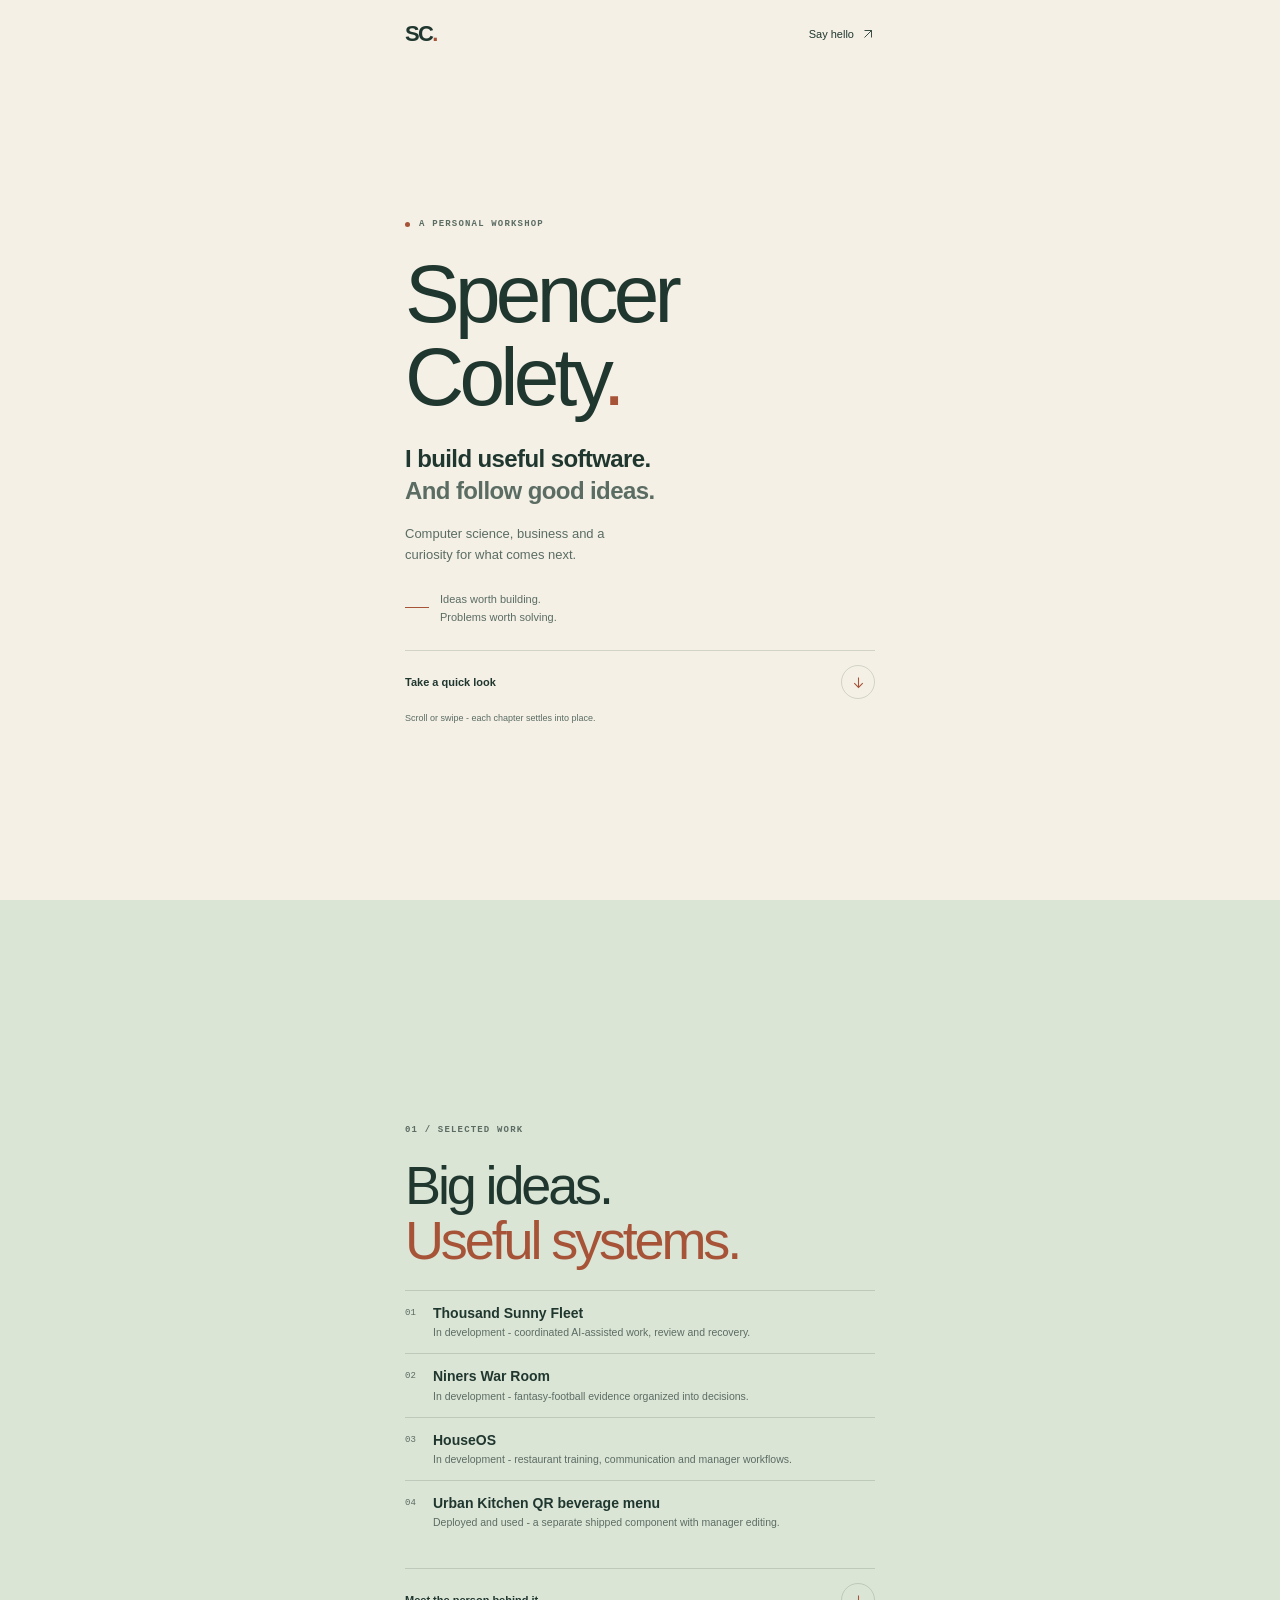
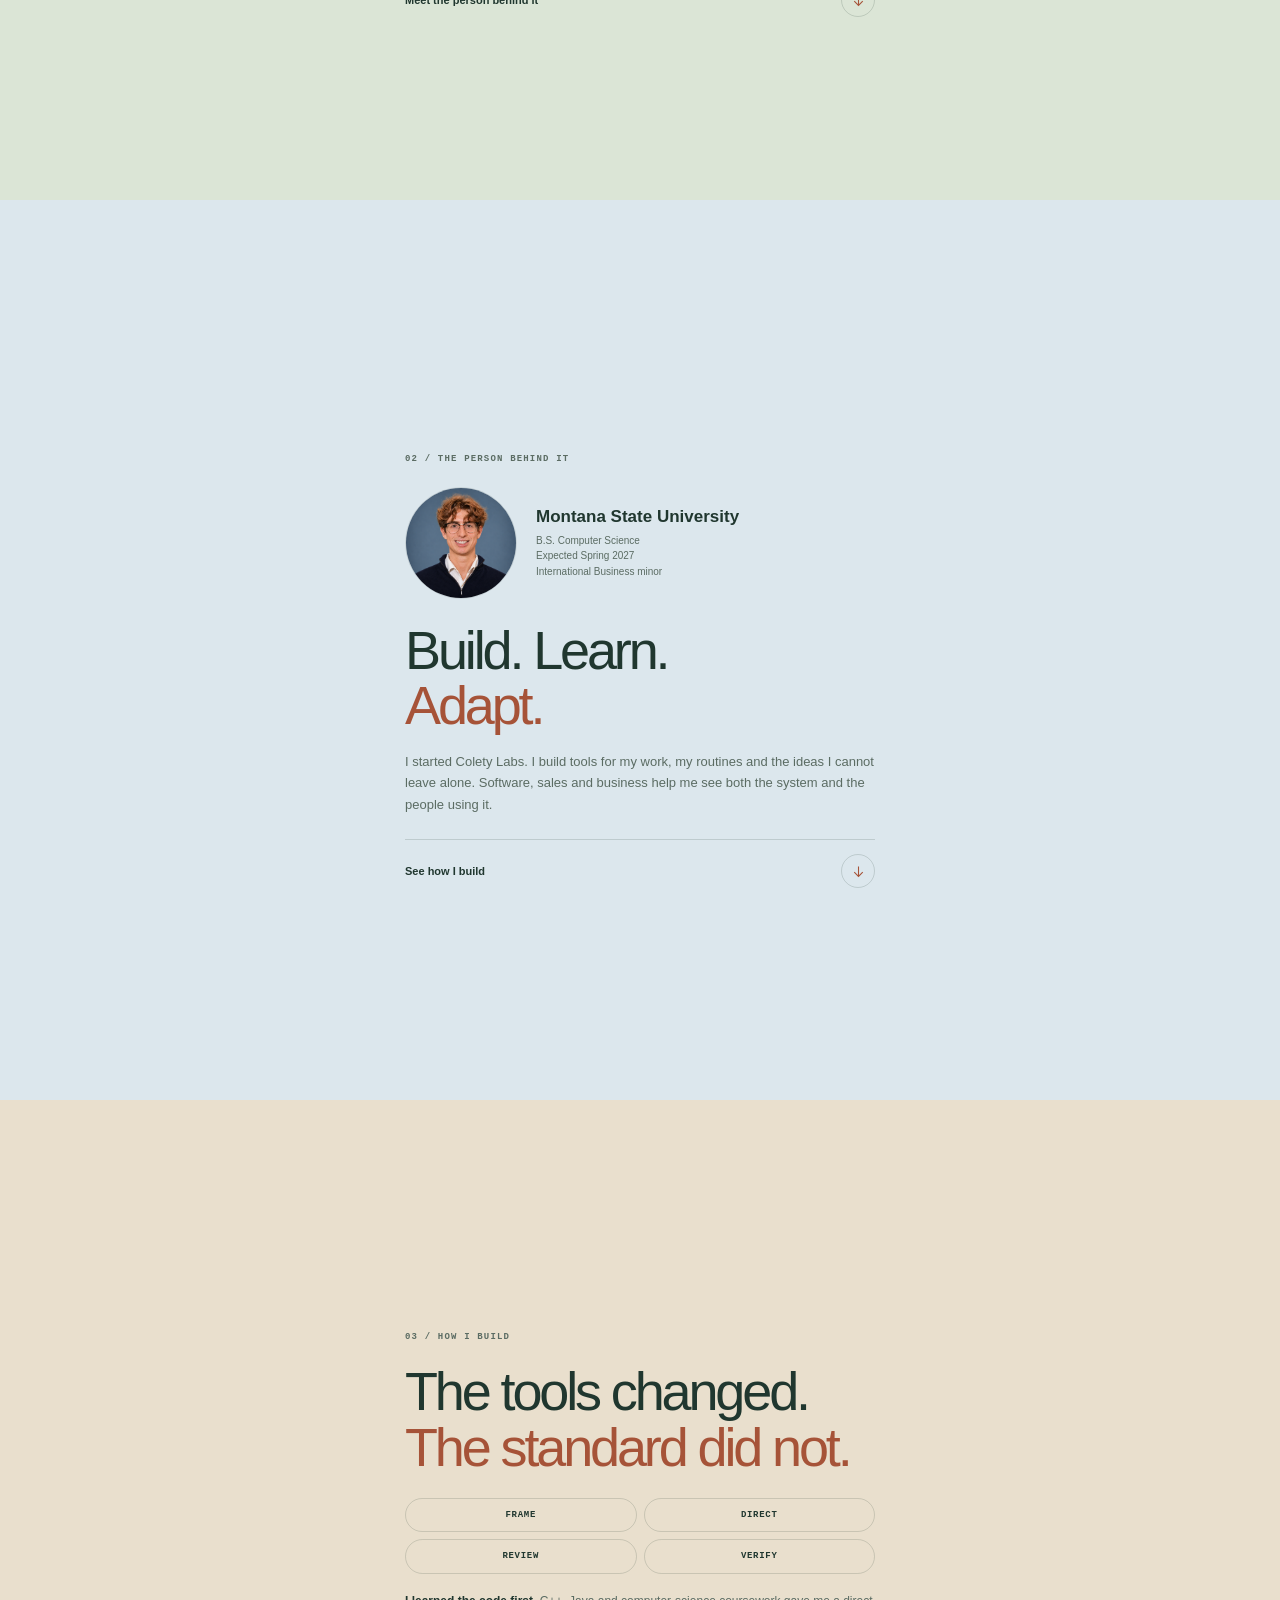
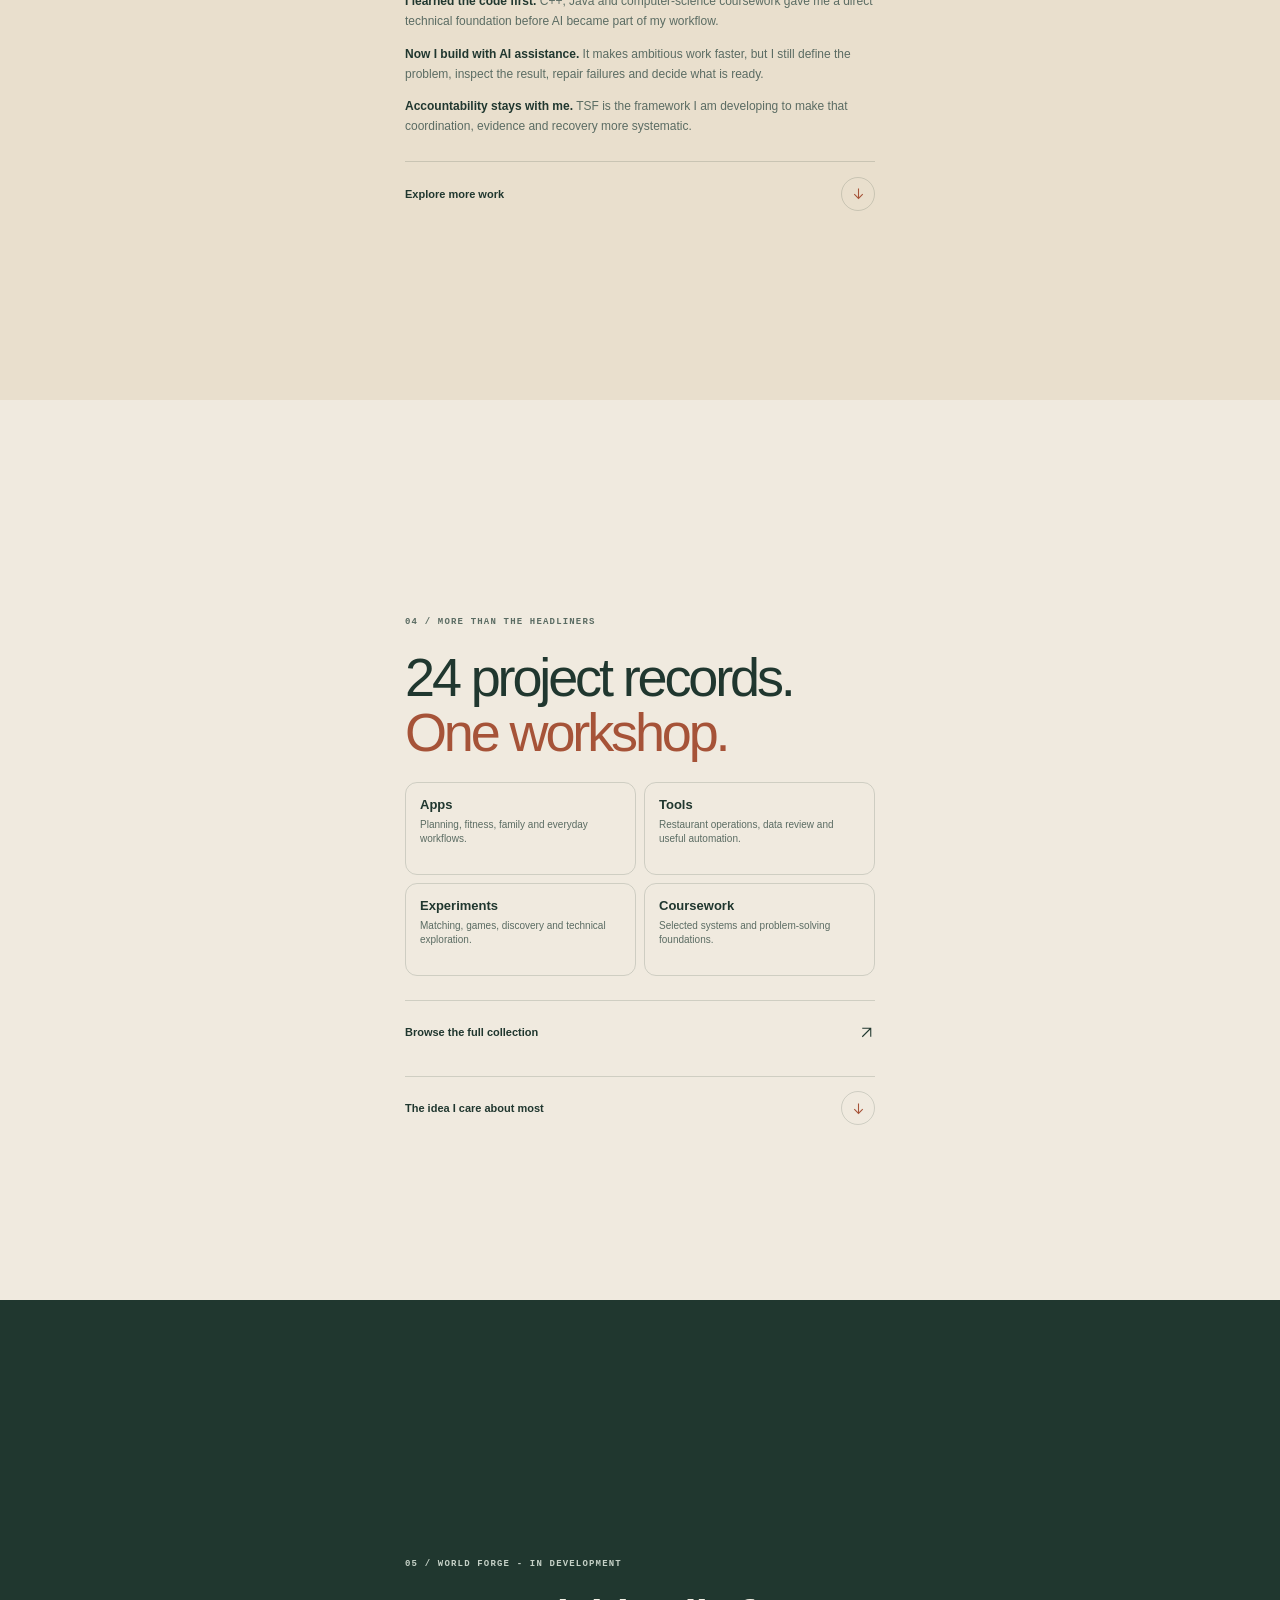
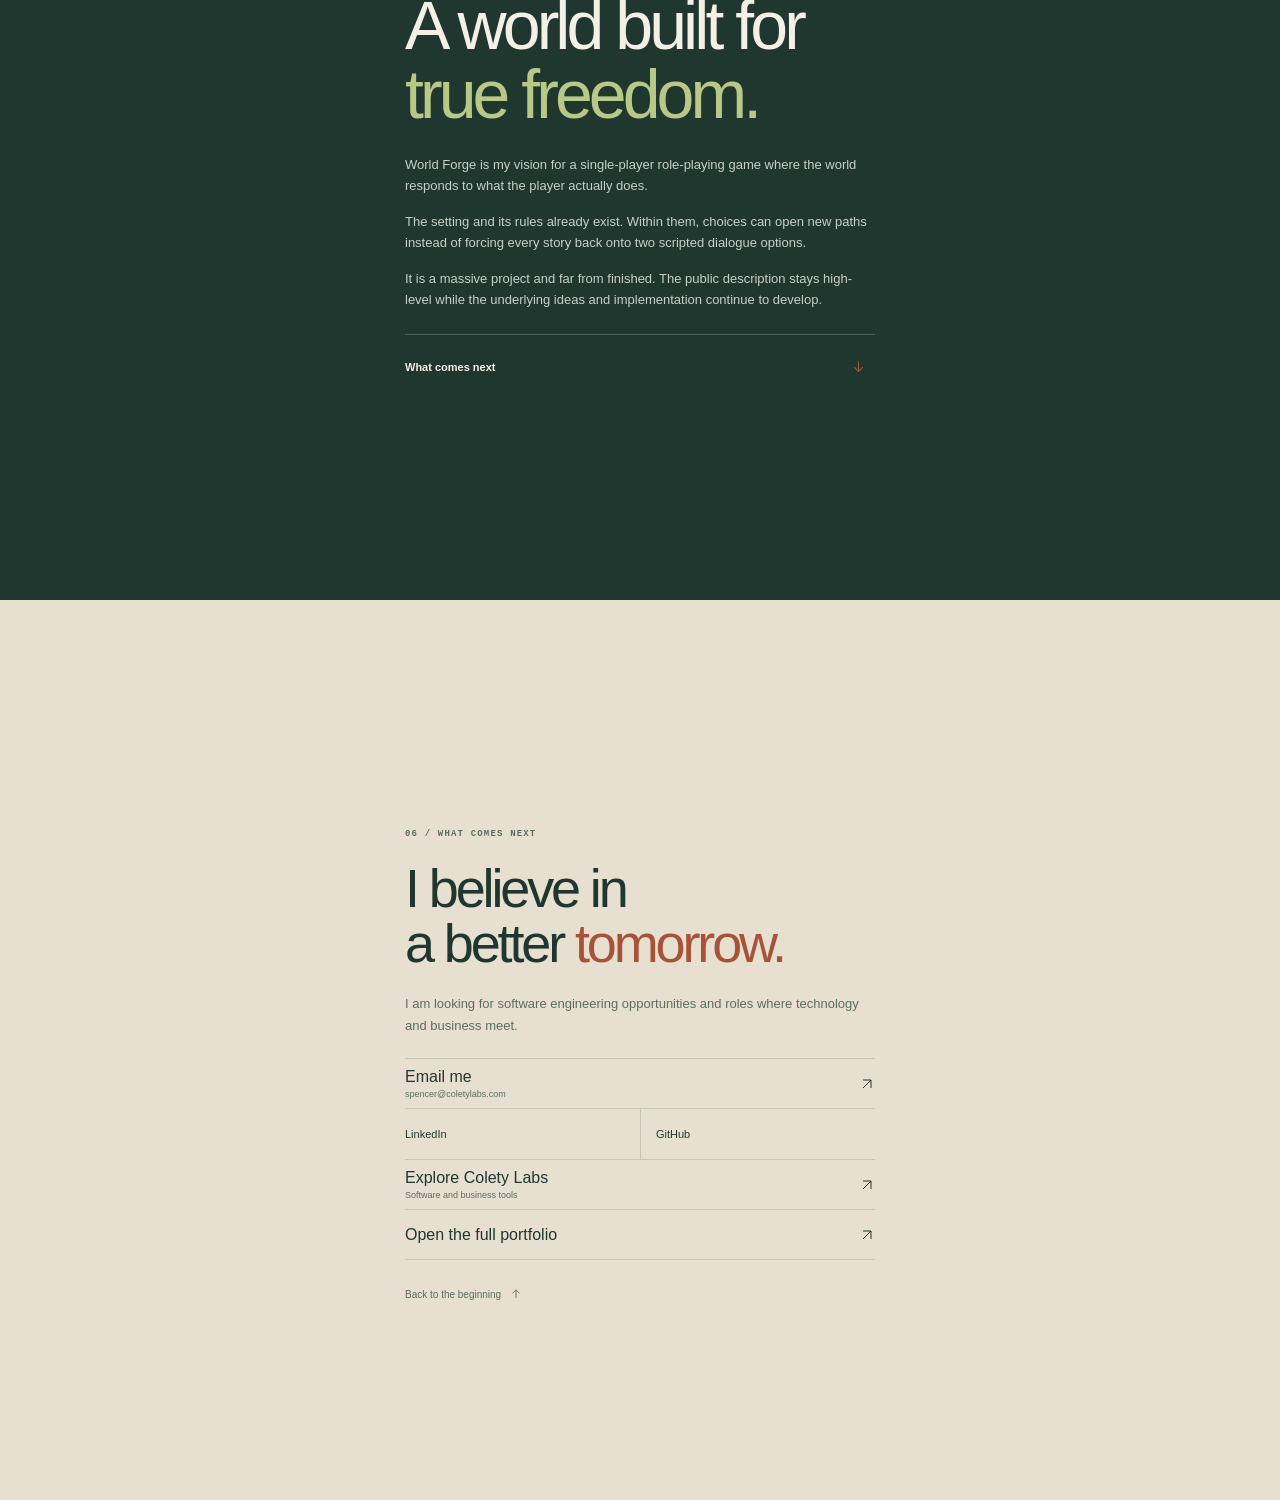
<file: card/index.html>
<!doctype html>
<html lang="en">
<head>
  <meta charset="utf-8">
  <meta name="viewport" content="width=device-width,initial-scale=1,viewport-fit=cover">
  <meta name="robots" content="noindex,nofollow">
  <meta name="description" content="Meet Spencer Colety through seven quick chapters about his software, projects and direction.">
  <meta name="theme-color" content="#f4f0e6">
  <link rel="canonical" href="https://spencercolety.com/card/"><link rel="icon" type="image/png" href="/assets/spencer-colety-sc-favicon-paper.png"><link rel="apple-touch-icon" href="/assets/spencer-colety-sc-favicon-paper.png">
  <title>Spencer Colety | A quick introduction</title>
  <style>
    :root{color-scheme:light;--paper:#f4f0e6;--ink:#20372f;--muted:#5b6c63;--rust:#a65338;--blue:#dce7ed;--green:#dbe5d6;--sand:#e9dfcd;--line:#20372f29;--gutter:clamp(24px,7vw,38px);font-family:Arial,Helvetica,sans-serif;background:var(--paper);color:var(--ink);scroll-behavior:smooth;scroll-snap-type:y mandatory}
    *{box-sizing:border-box}body{margin:0}a{color:inherit;text-decoration:none}a,button{-webkit-tap-highlight-color:transparent}a:focus-visible{outline:2px solid var(--rust);outline-offset:5px}h1,h2,p{margin:0}h1,h2{font-weight:500;letter-spacing:-.058em;line-height:1.02}p{line-height:1.65}.skip-link{position:fixed;top:-100px;left:16px;z-index:20;padding:11px 14px;background:var(--ink);color:var(--paper)}.skip-link:focus{top:12px}
    .site-header{position:fixed;inset:0 0 auto;z-index:10;display:flex;align-items:center;justify-content:space-between;padding:max(12px,env(safe-area-inset-top)) var(--gutter) 8px;pointer-events:none}.site-header a{display:flex;align-items:center;min-height:44px;pointer-events:auto}.wordmark{font-size:22px;font-weight:700;letter-spacing:-.075em}.wordmark span{color:var(--rust)}.header-contact{gap:7px;font-size:11px}.header-contact svg{width:14px;height:14px}
    .panel{display:flex;align-items:center;min-height:100vh;min-height:100svh;padding:calc(84px + env(safe-area-inset-top)) var(--gutter) calc(42px + env(safe-area-inset-bottom));scroll-snap-align:start;scroll-snap-stop:always}.panel-inner{width:100%;max-width:470px;margin:auto}.eyebrow{display:flex;align-items:center;gap:9px;margin-bottom:20px;color:var(--muted);font:600 9px/1.5 ui-monospace,monospace;letter-spacing:.13em;text-transform:uppercase}.tiny-dot{width:5px;height:5px;border-radius:50%;background:var(--rust)}.accent{color:var(--rust)}h1{font-size:clamp(58px,17vw,82px)}h2{font-size:clamp(38px,11vw,54px)}
    .hero-statement{margin-top:24px;font-size:clamp(18px,5.2vw,24px);font-weight:600;line-height:1.35;letter-spacing:-.025em}.hero-statement span{color:var(--muted)}.intro-copy{max-width:32ch;margin-top:15px;color:var(--muted);font-size:13px}.hero-note{display:flex;align-items:center;gap:11px;margin-top:24px;color:var(--muted);font-size:11px}.note-line{width:24px;border-top:1px solid var(--rust)}.next-link,.text-link{display:flex;align-items:center;justify-content:space-between;gap:16px;min-height:52px;margin-top:24px;padding-top:12px;border-top:1px solid var(--line);font-size:11px;font-weight:700}.arrow-circle{display:grid;place-items:center;width:34px;height:34px;flex:0 0 auto;border:1px solid var(--line);border-radius:50%;color:var(--rust)}.arrow-circle svg,.text-link svg{width:17px;height:17px}.gesture-note{margin-top:9px;color:var(--muted);font-size:9px}
    .work{background:var(--green)}.project-list{margin-top:22px}.project{display:grid;grid-template-columns:18px minmax(0,1fr);gap:10px;padding:13px 0;border-top:1px solid var(--line)}.project-number{padding-top:3px;color:var(--muted);font:9px/1.4 ui-monospace,monospace}.project strong{display:block;font-size:14px;line-height:1.3}.project small{display:block;margin-top:3px;color:var(--muted);font-size:10.5px;line-height:1.45}
    .person{background:var(--blue)}.portrait-row{display:grid;grid-template-columns:112px minmax(0,1fr);gap:19px;align-items:center;margin-bottom:24px}.portrait-row img{width:112px;height:112px;aspect-ratio:1;border-radius:50%;object-fit:cover;object-position:50% 38%;border:1px solid #20372f1f}.portrait-row strong{display:block;font-size:17px;line-height:1.25}.portrait-row span{display:block;margin-top:6px;color:var(--muted);font-size:10px;line-height:1.55}.person-copy{margin-top:18px;color:var(--muted);font-size:13px}
    .build{background:var(--sand)}.build-flow{display:grid;grid-template-columns:repeat(2,1fr);gap:7px;margin:23px 0 18px}.build-flow span{padding:11px 7px;border:1px solid var(--line);border-radius:24px;text-align:center;font:700 9px/1.2 ui-monospace,monospace;letter-spacing:.08em;text-transform:uppercase}.build-copy{display:grid;gap:13px;color:var(--muted);font-size:12px}.build-copy strong{color:var(--ink)}
    .more{background:#f0eadf}.category-grid{display:grid;grid-template-columns:repeat(2,1fr);gap:8px;margin-top:22px}.category{min-height:93px;padding:14px;border:1px solid var(--line);border-radius:12px}.category strong{display:block;font-size:13px}.category small{display:block;margin-top:6px;color:var(--muted);font-size:10px;line-height:1.45}
    .world{background:#20372f;color:#f4f0e6}.world .eyebrow,.world-copy{color:#c5d1c7}.world .accent{color:#b8c987}.world h2{font-size:clamp(48px,14vw,68px)}.world-copy{display:grid;gap:14px;margin-top:24px;font-size:13px}.world .next-link{border-color:#f4f0e638}
    .future{background:#e7e0d1}.future-intro{margin-top:22px;color:var(--muted);font-size:13px}.contact-links{margin-top:22px;border-top:1px solid var(--line)}.contact-links>a{display:flex;align-items:center;justify-content:space-between;gap:12px;min-height:50px;border-bottom:1px solid var(--line)}.contact-links>a svg{width:16px;height:16px}.contact-links small{display:block;margin-top:3px;color:var(--muted);font-size:9px}.social-links{display:grid;grid-template-columns:1fr 1fr;border-bottom:1px solid var(--line)}.social-links a{display:flex;align-items:center;min-height:50px;font-size:11px}.social-links a:last-child{border-left:1px solid var(--line);padding-left:15px}.back-link{display:inline-flex;align-items:center;gap:8px;min-height:44px;margin-top:12px;color:var(--muted);font-size:10px}.back-link svg{width:14px;height:14px}
    @media(hover:hover){a:hover{text-decoration:underline;text-underline-offset:4px}.next-link:hover,.text-link:hover{text-decoration:none;color:var(--rust)}}
    @media(min-width:700px){.site-header{padding-left:calc((100% - 470px)/2);padding-right:calc((100% - 470px)/2)}.panel{padding-top:92px;padding-bottom:48px}}
    @media(max-height:700px){.panel{align-items:flex-start;padding-top:78px;padding-bottom:32px}.panel-inner{margin-top:0}h1{font-size:54px}h2{font-size:38px}.project{padding:9px 0}.gesture-note{display:none}}
    @media(max-width:359px){:root{--gutter:21px}.portrait-row{grid-template-columns:92px minmax(0,1fr);gap:15px}.portrait-row img{width:92px;height:92px}.category{min-height:82px;padding:12px}}
    @media(prefers-reduced-motion:reduce){:root{scroll-behavior:auto;scroll-snap-type:none}.gesture-note{display:none}}
    @media(forced-colors:active){.panel{background:Canvas;color:CanvasText}.eyebrow,.intro-copy,.hero-note,.project small,.person-copy,.build-copy,.category small,.world .eyebrow,.world-copy,.future-intro{color:CanvasText}}
  </style>
</head>
<body>
  <a class="skip-link" href="#hello">Skip to content</a>
  <header class="site-header"><a class="wordmark" href="#hello" aria-label="Spencer Colety, beginning">SC<span aria-hidden="true">.</span></a><a class="header-contact" href="#contact">Say hello <svg viewBox="0 0 24 24" fill="none" stroke="currentColor" stroke-width="1.5" aria-hidden="true"><path d="M6 18 18 6M6 6h12v12"/></svg></a></header>
  <main>
    <section class="panel hello" id="hello" aria-labelledby="hello-title"><div class="panel-inner"><p class="eyebrow"><span class="tiny-dot" aria-hidden="true"></span>A personal workshop</p><h1 id="hello-title">Spencer<br>Colety<span class="accent">.</span></h1><p class="hero-statement">I build useful software.<br><span>And follow good ideas.</span></p><p class="intro-copy">Computer science, business and a curiosity for what comes next.</p><div class="hero-note"><span class="note-line" aria-hidden="true"></span><p>Ideas worth building.<br>Problems worth solving.</p></div><a class="next-link" href="#work"><span>Take a quick look</span><span class="arrow-circle" aria-hidden="true"><svg viewBox="0 0 24 24" fill="none" stroke="currentColor" stroke-width="1.5"><path d="M12 5v14M6 13l6 6 6-6"/></svg></span></a><p class="gesture-note">Scroll or swipe - each chapter settles into place.</p></div></section>
    <section class="panel work" id="work" aria-labelledby="work-title"><div class="panel-inner"><p class="eyebrow">01 / Selected work</p><h2 id="work-title">Big ideas.<br><span class="accent">Useful systems.</span></h2><div class="project-list"><div class="project"><span class="project-number">01</span><div><strong>Thousand Sunny Fleet</strong><small>In development - coordinated AI-assisted work, review and recovery.</small></div></div><div class="project"><span class="project-number">02</span><div><strong>Niners War Room</strong><small>In development - fantasy-football evidence organized into decisions.</small></div></div><div class="project"><span class="project-number">03</span><div><strong>HouseOS</strong><small>In development - restaurant training, communication and manager workflows.</small></div></div><div class="project"><span class="project-number">04</span><div><strong>Urban Kitchen QR beverage menu</strong><small>Deployed and used - a separate shipped component with manager editing.</small></div></div></div><a class="next-link" href="#about"><span>Meet the person behind it</span><span class="arrow-circle" aria-hidden="true"><svg viewBox="0 0 24 24" fill="none" stroke="currentColor" stroke-width="1.5"><path d="M12 5v14M6 13l6 6 6-6"/></svg></span></a></div></section>
    <section class="panel person" id="about" aria-labelledby="person-title"><div class="panel-inner"><p class="eyebrow">02 / The person behind it</p><div class="portrait-row"><img src="../assets/spencer-colety-software-engineer-headshot-blue.png" alt="Spencer Colety smiling in a professional headshot against a blue background" width="1254" height="1254"><p><strong>Montana State University</strong><span>B.S. Computer Science<br>Expected Spring 2027<br>International Business minor</span></p></div><h2 id="person-title">Build. Learn.<br><span class="accent">Adapt.</span></h2><p class="person-copy">I started Colety Labs. I build tools for my work, my routines and the ideas I cannot leave alone. Software, sales and business help me see both the system and the people using it.</p><a class="next-link" href="#development"><span>See how I build</span><span class="arrow-circle" aria-hidden="true"><svg viewBox="0 0 24 24" fill="none" stroke="currentColor" stroke-width="1.5"><path d="M12 5v14M6 13l6 6 6-6"/></svg></span></a></div></section>
    <section class="panel build" id="development" aria-labelledby="build-title"><div class="panel-inner"><p class="eyebrow">03 / How I build</p><h2 id="build-title">The tools changed.<br><span class="accent">The standard did not.</span></h2><div class="build-flow" aria-label="Frame, direct, review, verify"><span>Frame</span><span>Direct</span><span>Review</span><span>Verify</span></div><div class="build-copy"><p><strong>I learned the code first.</strong> C++, Java and computer-science coursework gave me a direct technical foundation before AI became part of my workflow.</p><p><strong>Now I build with AI assistance.</strong> It makes ambitious work faster, but I still define the problem, inspect the result, repair failures and decide what is ready.</p><p><strong>Accountability stays with me.</strong> TSF is the framework I am developing to make that coordination, evidence and recovery more systematic.</p></div><a class="next-link" href="#more-work"><span>Explore more work</span><span class="arrow-circle" aria-hidden="true"><svg viewBox="0 0 24 24" fill="none" stroke="currentColor" stroke-width="1.5"><path d="M12 5v14M6 13l6 6 6-6"/></svg></span></a></div></section>
    <section class="panel more" id="more-work" aria-labelledby="more-title"><div class="panel-inner"><p class="eyebrow">04 / More than the headliners</p><h2 id="more-title">24 project records.<br><span class="accent">One workshop.</span></h2><div class="category-grid"><div class="category"><strong>Apps</strong><small>Planning, fitness, family and everyday workflows.</small></div><div class="category"><strong>Tools</strong><small>Restaurant operations, data review and useful automation.</small></div><div class="category"><strong>Experiments</strong><small>Matching, games, discovery and technical exploration.</small></div><div class="category"><strong>Coursework</strong><small>Selected systems and problem-solving foundations.</small></div></div><a class="text-link" href="https://spencercolety.com/#collection"><span>Browse the full collection</span><svg viewBox="0 0 24 24" fill="none" stroke="currentColor" stroke-width="1.5" aria-hidden="true"><path d="M6 18 18 6M6 6h12v12"/></svg></a><a class="next-link" href="#world-forge"><span>The idea I care about most</span><span class="arrow-circle" aria-hidden="true"><svg viewBox="0 0 24 24" fill="none" stroke="currentColor" stroke-width="1.5"><path d="M12 5v14M6 13l6 6 6-6"/></svg></span></a></div></section>
    <section class="panel world" id="world-forge" aria-labelledby="world-title"><div class="panel-inner"><p class="eyebrow">05 / World Forge - In development</p><h2 id="world-title">A world built for<br><span class="accent">true freedom.</span></h2><div class="world-copy"><p>World Forge is my vision for a single-player role-playing game where the world responds to what the player actually does.</p><p>The setting and its rules already exist. Within them, choices can open new paths instead of forcing every story back onto two scripted dialogue options.</p><p>It is a massive project and far from finished. The public description stays high-level while the underlying ideas and implementation continue to develop.</p></div><a class="next-link" href="#contact"><span>What comes next</span><span class="arrow-circle" aria-hidden="true"><svg viewBox="0 0 24 24" fill="none" stroke="currentColor" stroke-width="1.5"><path d="M12 5v14M6 13l6 6 6-6"/></svg></span></a></div></section>
    <section class="panel future" id="contact" aria-labelledby="contact-title"><div class="panel-inner"><p class="eyebrow">06 / What comes next</p><h2 id="contact-title">I believe in<br>a better <span class="accent">tomorrow.</span></h2><p class="future-intro">I am looking for software engineering opportunities and roles where technology and business meet.</p><div class="contact-links"><a href="mailto:spencer@coletylabs.com"><span>Email me<small>spencer@coletylabs.com</small></span><svg viewBox="0 0 24 24" fill="none" stroke="currentColor" stroke-width="1.5" aria-hidden="true"><path d="M6 18 18 6M6 6h12v12"/></svg></a><div class="social-links"><a href="https://www.linkedin.com/in/spencer-colety-a64b66280/">LinkedIn</a><a href="https://github.com/scolety1">GitHub</a></div><a href="https://coletylabs.com/"><span>Explore Colety Labs<small>Software and business tools</small></span><svg viewBox="0 0 24 24" fill="none" stroke="currentColor" stroke-width="1.5" aria-hidden="true"><path d="M6 18 18 6M6 6h12v12"/></svg></a><a href="https://spencercolety.com/"><span>Open the full portfolio</span><svg viewBox="0 0 24 24" fill="none" stroke="currentColor" stroke-width="1.5" aria-hidden="true"><path d="M6 18 18 6M6 6h12v12"/></svg></a></div><a class="back-link" href="#hello">Back to the beginning <svg viewBox="0 0 24 24" fill="none" stroke="currentColor" stroke-width="1.5" aria-hidden="true"><path d="M12 19V5M6 11l6-6 6 6"/></svg></a></div></section>
  </main>
  <script src="card-deck.js"></script>
</body>
</html>
</file>
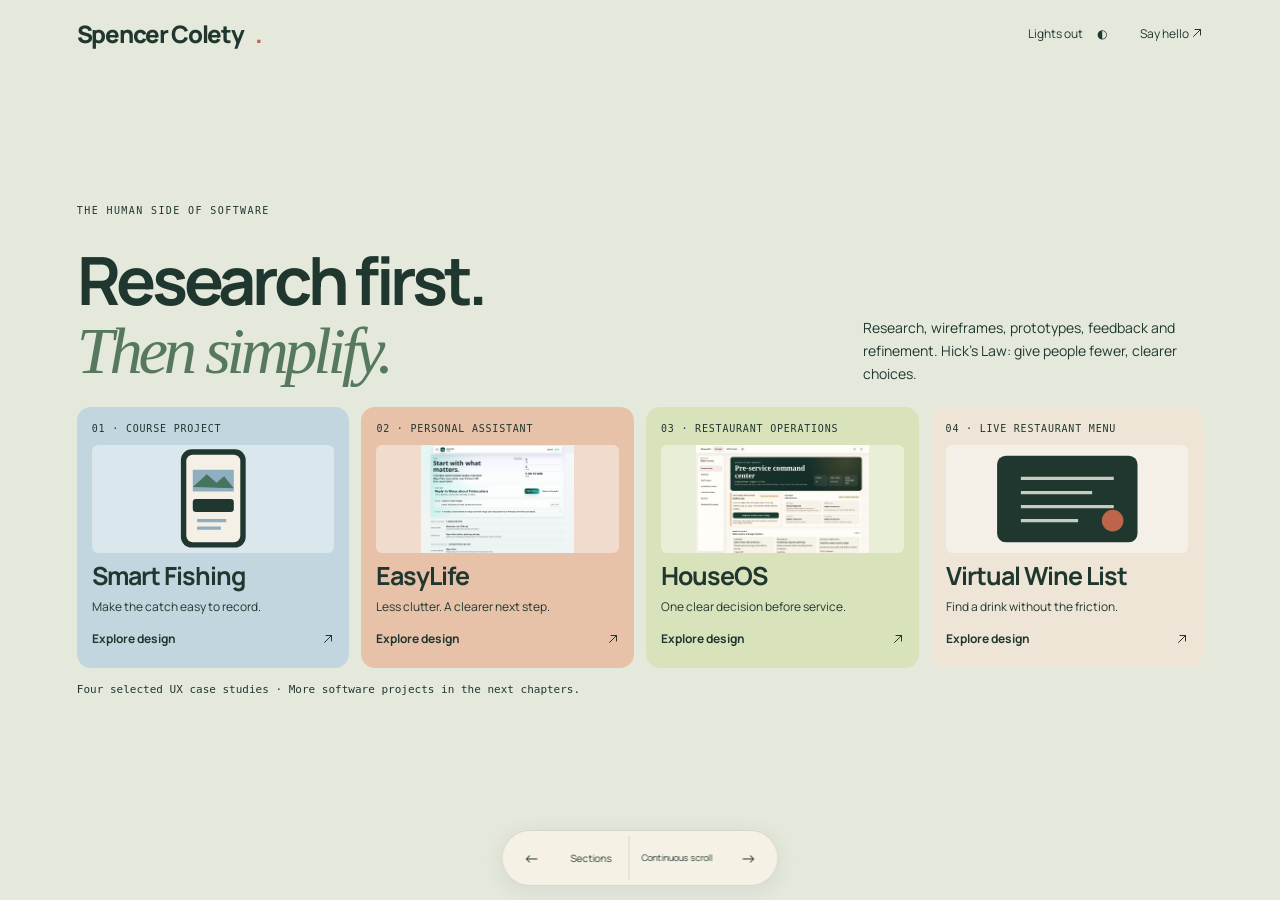
<file: design/index.html>
<!doctype html><html lang="en"><meta charset="utf-8"><meta name="viewport" content="width=device-width,initial-scale=1"><meta name="robots" content="noindex,nofollow"><title>Design portfolio | Spencer Colety</title><script>location.replace('/#ux')</script><meta http-equiv="refresh" content="0;url=/#ux"><p><a href="/#ux">Open the design portfolio</a></p></html>
</file>
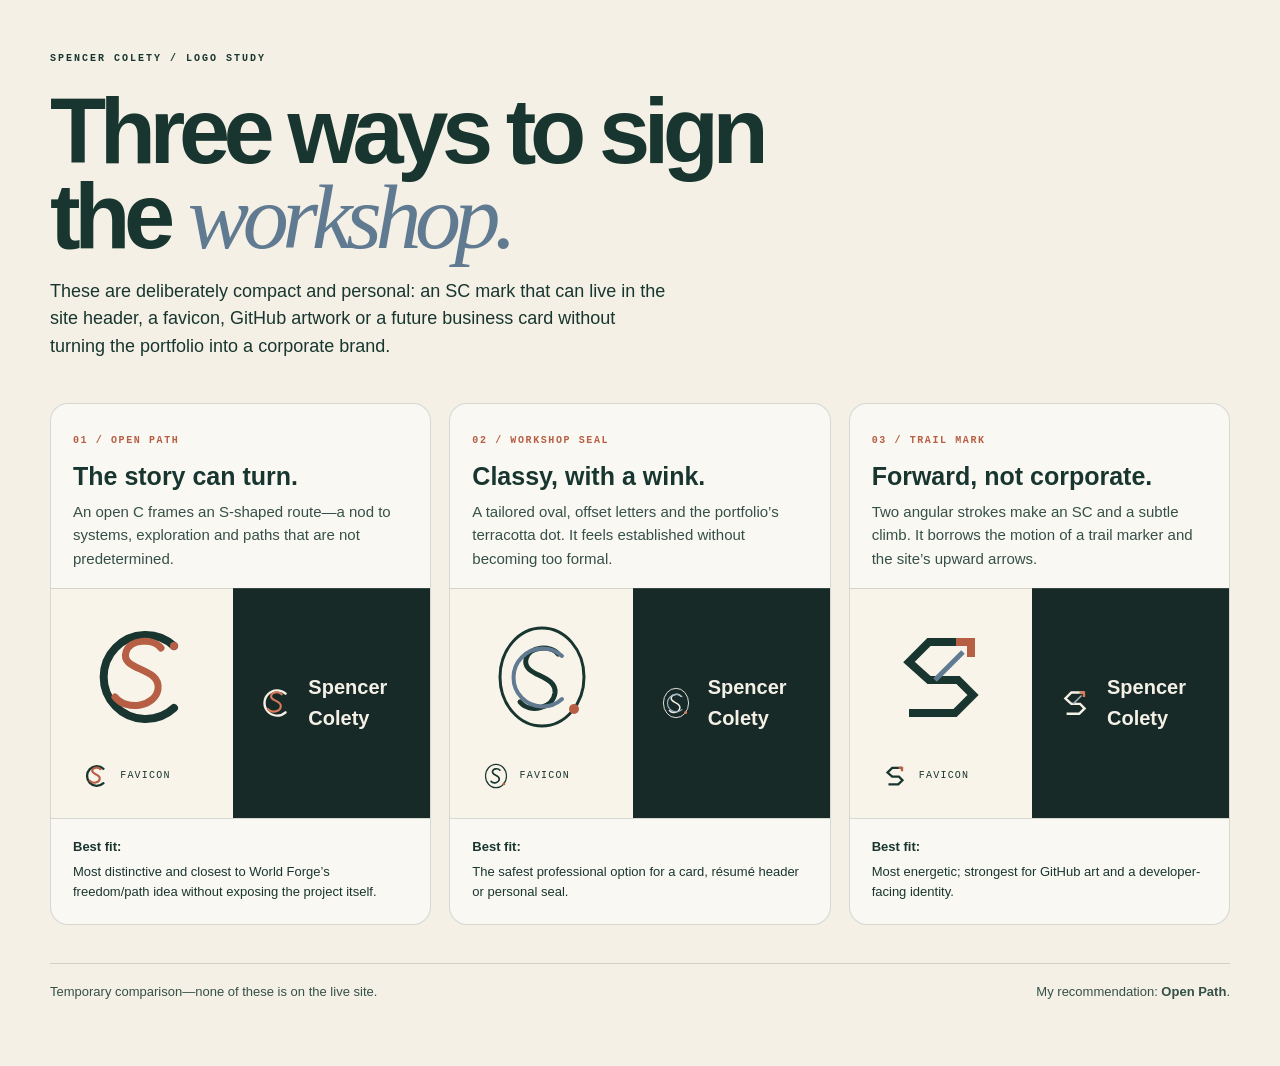
<file: ui-review-portfolio-polish-20261116/logo-mockups.html>
<!doctype html>
<html lang="en">
<head>
  <meta charset="utf-8">
  <meta name="viewport" content="width=device-width,initial-scale=1">
  <meta name="robots" content="noindex,nofollow">
  <title>SC logo directions — private review</title>
  <style>
    :root{--paper:#f4f0e6;--ink:#18362f;--blue:#607a91;--rust:#b65f44;--night:#172a28;--line:#18362f2b}
    *{box-sizing:border-box}body{margin:0;background:var(--paper);color:var(--ink);font:15px/1.55 Arial,sans-serif}
    main{width:min(1180px,calc(100% - 32px));margin:auto;padding:44px 0 64px}.eyebrow{font:700 10px/1.2 monospace;letter-spacing:.2em}
    h1{font-size:clamp(42px,8vw,92px);line-height:.92;letter-spacing:-.07em;margin:22px 0 18px;max-width:850px}h1 em{font-family:Georgia,serif;font-weight:400;color:var(--blue)}
    .intro{max-width:620px;font-size:18px}.grid{display:grid;grid-template-columns:repeat(3,1fr);gap:18px;margin-top:42px}.card{border:1px solid var(--line);border-radius:18px;overflow:hidden;background:#fff8}
    .card-head{padding:22px 22px 18px}.number{font:700 10px monospace;letter-spacing:.16em;color:var(--rust)}h2{font-size:25px;margin:8px 0 4px}.card p{margin:0;color:#355048}
    .contexts{display:grid;grid-template-columns:1fr 1fr}.context{min-height:230px;display:grid;place-items:center;padding:25px}.context.dark{background:var(--night);color:var(--paper)}.context.light{border-top:1px solid var(--line);background:#f8f4ea}.context.dark{border-top:1px solid #ffffff20}
    .mark{width:120px;height:120px}.signature{display:flex;align-items:center;gap:14px;font-size:20px;font-weight:700}.signature .mark{width:54px;height:54px}.favicon{display:flex;gap:10px;align-items:center;margin-top:18px;font:10px monospace;letter-spacing:.12em}.favicon svg{width:28px;height:28px}
    .notes{padding:18px 22px 22px;border-top:1px solid var(--line);font-size:13px}.notes strong{display:block;margin-bottom:5px}.footer{margin-top:38px;padding-top:18px;border-top:1px solid var(--line);display:flex;justify-content:space-between;gap:20px;color:#355048;font-size:13px}
    @media(max-width:900px){.grid{grid-template-columns:1fr}.contexts{grid-template-columns:1fr 1fr}.context{min-height:190px}}
    @media(max-width:520px){main{width:min(100% - 20px,1180px);padding-top:28px}.contexts{grid-template-columns:1fr}.context{min-height:180px}.footer{display:block}}
  </style>
</head>
<body>
<main>
  <span class="eyebrow">SPENCER COLETY / LOGO STUDY</span>
  <h1>Three ways to sign the <em>workshop.</em></h1>
  <p class="intro">These are deliberately compact and personal: an SC mark that can live in the site header, a favicon, GitHub artwork or a future business card without turning the portfolio into a corporate brand.</p>
  <section class="grid" aria-label="SC logo directions">
    <article class="card">
      <div class="card-head"><span class="number">01 / OPEN PATH</span><h2>The story can turn.</h2><p>An open C frames an S-shaped route—a nod to systems, exploration and paths that are not predetermined.</p></div>
      <div class="contexts">
        <div class="context light">
          <div><svg class="mark" viewBox="0 0 120 120" role="img" aria-label="Open Path SC monogram"><path d="M92 29A42 42 0 1 0 92 91" fill="none" stroke="currentColor" stroke-width="8" stroke-linecap="round"/><path d="M79 31c-8-10-31-9-35 4-6 19 35 15 32 37-2 17-31 23-43 8" fill="none" stroke="var(--rust)" stroke-width="7" stroke-linecap="round"/><circle cx="92" cy="29" r="4" fill="var(--rust)"/></svg><div class="favicon"><svg viewBox="0 0 120 120"><path d="M92 29A42 42 0 1 0 92 91" fill="none" stroke="currentColor" stroke-width="10" stroke-linecap="round"/><path d="M79 31c-8-10-31-9-35 4-6 19 35 15 32 37-2 17-31 23-43 8" fill="none" stroke="var(--rust)" stroke-width="9" stroke-linecap="round"/></svg>FAVICON</div></div>
        </div>
        <div class="context dark"><div class="signature"><svg class="mark" viewBox="0 0 120 120"><path d="M92 29A42 42 0 1 0 92 91" fill="none" stroke="currentColor" stroke-width="8" stroke-linecap="round"/><path d="M79 31c-8-10-31-9-35 4-6 19 35 15 32 37-2 17-31 23-43 8" fill="none" stroke="#d87a5b" stroke-width="7" stroke-linecap="round"/></svg><span>Spencer Colety</span></div></div>
      </div>
      <div class="notes"><strong>Best fit:</strong> Most distinctive and closest to World Forge’s freedom/path idea without exposing the project itself.</div>
    </article>
    <article class="card">
      <div class="card-head"><span class="number">02 / WORKSHOP SEAL</span><h2>Classy, with a wink.</h2><p>A tailored oval, offset letters and the portfolio’s terracotta dot. It feels established without becoming too formal.</p></div>
      <div class="contexts">
        <div class="context light"><div><svg class="mark" viewBox="0 0 120 120" role="img" aria-label="Workshop Seal SC monogram"><ellipse cx="60" cy="60" rx="42" ry="49" fill="none" stroke="currentColor" stroke-width="3"/><path d="M76 37c-7-9-29-8-32 5-4 18 31 15 29 34-2 15-25 21-35 9" fill="none" stroke="currentColor" stroke-width="5" stroke-linecap="round"/><path d="M80 39A29 29 0 1 0 80 82" fill="none" stroke="var(--blue)" stroke-width="4" stroke-linecap="round"/><circle cx="92" cy="92" r="5" fill="var(--rust)"/></svg><div class="favicon"><svg viewBox="0 0 120 120"><ellipse cx="60" cy="60" rx="45" ry="50" fill="none" stroke="currentColor" stroke-width="5"/><path d="M77 35c-7-9-29-8-32 5-4 18 31 15 29 34-2 15-25 21-35 9" fill="none" stroke="currentColor" stroke-width="7" stroke-linecap="round"/><circle cx="94" cy="94" r="6" fill="var(--rust)"/></svg>FAVICON</div></div></div>
        <div class="context dark"><div class="signature"><svg class="mark" viewBox="0 0 120 120"><ellipse cx="60" cy="60" rx="42" ry="49" fill="none" stroke="currentColor" stroke-width="3"/><path d="M76 37c-7-9-29-8-32 5-4 18 31 15 29 34-2 15-25 21-35 9" fill="none" stroke="currentColor" stroke-width="5" stroke-linecap="round"/><path d="M80 39A29 29 0 1 0 80 82" fill="none" stroke="#9db0c0" stroke-width="4" stroke-linecap="round"/><circle cx="92" cy="92" r="5" fill="#d87a5b"/></svg><span>Spencer Colety</span></div></div>
      </div>
      <div class="notes"><strong>Best fit:</strong> The safest professional option for a card, résumé header or personal seal.</div>
    </article>
    <article class="card">
      <div class="card-head"><span class="number">03 / TRAIL MARK</span><h2>Forward, not corporate.</h2><p>Two angular strokes make an SC and a subtle climb. It borrows the motion of a trail marker and the site’s upward arrows.</p></div>
      <div class="contexts">
        <div class="context light"><div><svg class="mark" viewBox="0 0 120 120" role="img" aria-label="Trail Mark SC monogram"><path d="M90 25H48L28 45l20 18h29l15 15-18 18H32" fill="none" stroke="currentColor" stroke-width="8" stroke-linecap="square" stroke-linejoin="miter"/><path d="M75 25h15v15" fill="none" stroke="var(--rust)" stroke-width="8"/><path d="M54 63 82 35" fill="none" stroke="var(--blue)" stroke-width="5"/></svg><div class="favicon"><svg viewBox="0 0 120 120"><path d="M90 25H48L28 45l20 18h29l15 15-18 18H32" fill="none" stroke="currentColor" stroke-width="10" stroke-linejoin="miter"/><path d="M75 25h15v15" fill="none" stroke="var(--rust)" stroke-width="10"/></svg>FAVICON</div></div></div>
        <div class="context dark"><div class="signature"><svg class="mark" viewBox="0 0 120 120"><path d="M90 25H48L28 45l20 18h29l15 15-18 18H32" fill="none" stroke="currentColor" stroke-width="8" stroke-linejoin="miter"/><path d="M75 25h15v15" fill="none" stroke="#d87a5b" stroke-width="8"/><path d="M54 63 82 35" fill="none" stroke="#9db0c0" stroke-width="5"/></svg><span>Spencer Colety</span></div></div>
      </div>
      <div class="notes"><strong>Best fit:</strong> Most energetic; strongest for GitHub art and a developer-facing identity.</div>
    </article>
  </section>
  <div class="footer"><span>Temporary comparison—none of these is on the live site.</span><span>My recommendation: <strong>Open Path</strong>.</span></div>
</main>
</body>
</html>
</file>
